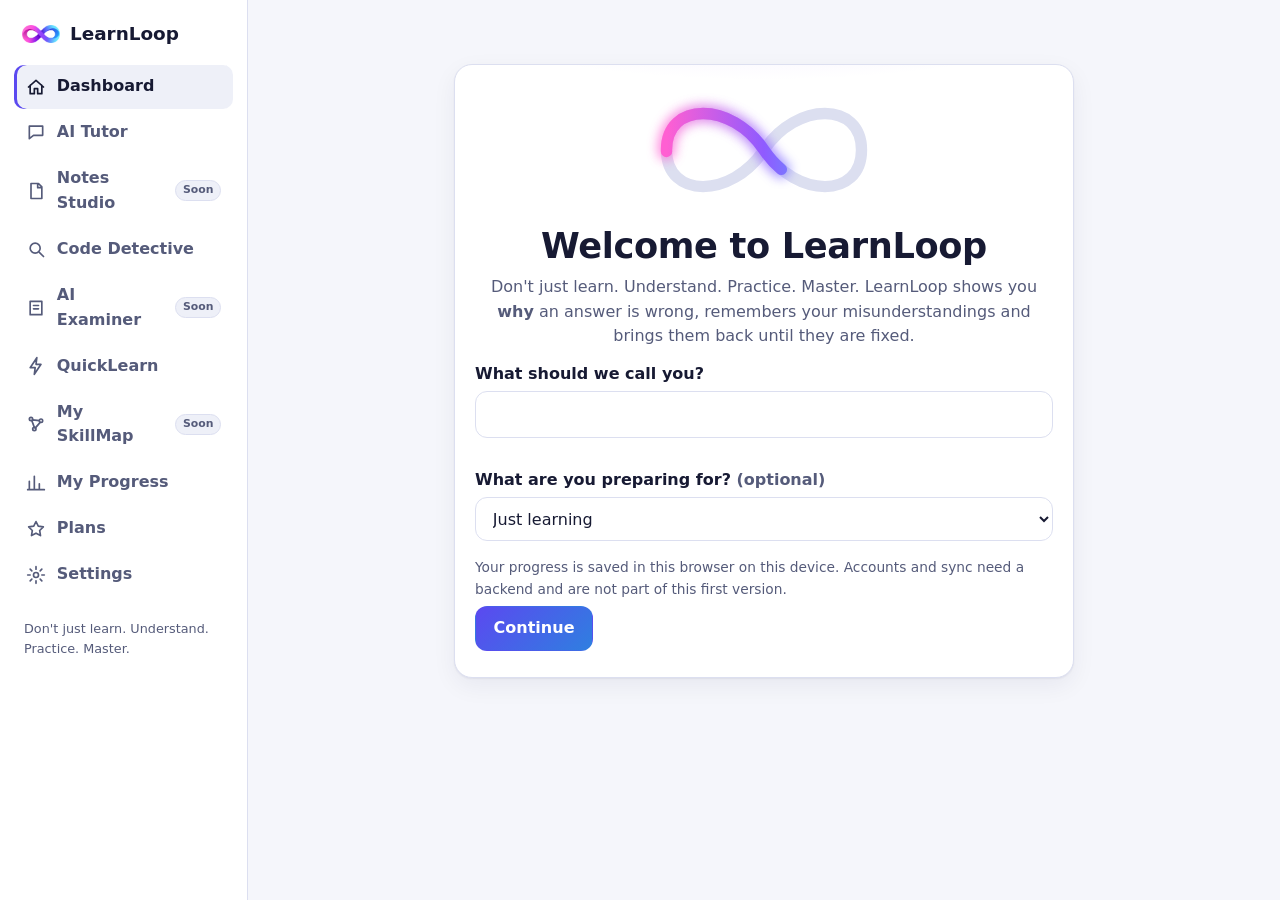
<file: index.html>
<!doctype html>
<html lang="en">
<head>
<meta charset="utf-8">

<meta name="viewport" content="width=device-width,initial-scale=1">
<title>LearnLoop – Don't just learn. Understand. Practice. Master.</title>
<meta name="description" content="LearnLoop helps CS and IT students understand why an answer is wrong, not just what the right one is. Python and SQL practice with explanations.">
<meta name="theme-color" content="#0e1330">
<link rel="icon" href="favicon.ico" sizes="any">
<link rel="icon" type="image/png" sizes="32x32" href="favicon-32.png">
<link rel="apple-touch-icon" href="apple-touch-icon.png">
<link rel="canonical" href="https://learnloop-jade-ten.vercel.app/">
<meta property="og:type" content="website"><meta property="og:site_name" content="LearnLoop">
<meta property="og:title" content="LearnLoop – Don't just learn. Understand. Practice. Master."><meta property="og:description" content="LearnLoop helps CS and IT students understand why an answer is wrong, not just what the right one is. Python and SQL practice with explanations.">
<meta property="og:url" content="https://learnloop-jade-ten.vercel.app/"><meta property="og:image" content="https://learnloop-jade-ten.vercel.app/og.png"><meta property="og:image:width" content="1200"><meta property="og:image:height" content="630">
<meta name="twitter:card" content="summary_large_image"><meta name="twitter:title" content="LearnLoop – Don't just learn. Understand. Practice. Master."><meta name="twitter:description" content="LearnLoop helps CS and IT students understand why an answer is wrong, not just what the right one is. Python and SQL practice with explanations."><meta name="twitter:image" content="https://learnloop-jade-ten.vercel.app/og.png">
<script type="application/ld+json">{"@context":"https://schema.org","@type":"WebApplication","name":"LearnLoop","url":"https://learnloop-jade-ten.vercel.app/","applicationCategory":"EducationalApplication","operatingSystem":"Any","description":"LearnLoop helps CS and IT students understand why an answer is wrong, not just what the right one is. Python and SQL practice with explanations.","offers":{"@type":"Offer","price":"0","priceCurrency":"INR"}}</script>
<link rel="stylesheet" href="styles.css">
</head>
<body>
<a class="skip" href="#main">Skip to content</a>
<div id="shell">
  <header id="topbar"><button id="menu" aria-label="Open menu" aria-expanded="false">☰</button><span class="brand"><i class="logo"></i>LearnLoop</span></header>
  <nav id="side" aria-label="Main"></nav>
  <div id="scrim"></div>
  <main id="main" tabindex="-1"></main>
</div>
<noscript><div style="padding:2rem"><h1>LearnLoop</h1><p>LearnLoop helps CS and IT students understand why an answer is wrong, not just what the right one is. It offers Python and SQL practice with explanations. Please turn on JavaScript to use it.</p></div></noscript>
<script src="content.js"></script>
<script src="sqlengine.js"></script>
<script src="store.js"></script>
<script src="runner.js"></script>
<script src="app.js"></script>
</body>
</html>
</file>
<file: styles.css>
:root{--bg:#f5f6fb;--panel:#fff;--panel2:#eef0f8;--ink:#171a33;--mute:#555b7a;--line:#dcdff0;--acc:#5b49f0;--acc2:#2f7fe0;--acc-ink:#fff;--ok:#0f7a4d;--okbg:#e2f6ec;--bad:#b3261e;--badbg:#fdebe9;--warn:#8a5a00;--warnbg:#fff3d6;--code:#f0f2fb;--k:#5b49f0;--s:#0b7a55;--n:#b05a00;--c:#7b809c;--b:#1c6fc9;--shadow:0 1px 2px rgba(20,24,60,.06),0 8px 24px rgba(20,24,60,.06)}
@media(prefers-color-scheme:dark){:root:not([data-theme="light"]){--bg:#0b0f26;--panel:#141a3b;--panel2:#1b2250;--ink:#eceefb;--mute:#a4a9cc;--line:#2a3267;--acc:#8f82ff;--acc2:#58a8ff;--acc-ink:#0b0f26;--ok:#5fdca0;--okbg:#10372a;--bad:#ff8f87;--badbg:#3d1a1d;--warn:#ffd27a;--warnbg:#3a2f12;--code:#0d1230;--k:#a79dff;--s:#6fe0ae;--n:#ffb35c;--c:#8087b3;--b:#7cc0ff;--shadow:0 1px 2px rgba(0,0,0,.3),0 8px 24px rgba(0,0,0,.25)}}
:root[data-theme="dark"]{--bg:#0b0f26;--panel:#141a3b;--panel2:#1b2250;--ink:#eceefb;--mute:#a4a9cc;--line:#2a3267;--acc:#8f82ff;--acc2:#58a8ff;--acc-ink:#0b0f26;--ok:#5fdca0;--okbg:#10372a;--bad:#ff8f87;--badbg:#3d1a1d;--warn:#ffd27a;--warnbg:#3a2f12;--code:#0d1230;--k:#a79dff;--s:#6fe0ae;--n:#ffb35c;--c:#8087b3;--b:#7cc0ff;--shadow:0 1px 2px rgba(0,0,0,.3),0 8px 24px rgba(0,0,0,.25)}
*{box-sizing:border-box}
html{-webkit-text-size-adjust:100%}
body{margin:0;background:var(--bg);color:var(--ink);font:16px/1.55 Inter,system-ui,-apple-system,"Segoe UI",Roboto,sans-serif}
h1,h2,h3{line-height:1.2;margin:0 0 .5rem;letter-spacing:-.01em}
h1{font-size:1.75rem}h2{font-size:1.2rem}h3{font-size:1rem}
p{margin:.4rem 0}
a{color:var(--acc)}
button,input,select,textarea{font:inherit;color:inherit}
:focus-visible{outline:3px solid var(--acc2);outline-offset:2px;border-radius:6px}
.skip{position:absolute;left:-999px;top:0;background:var(--acc);color:var(--acc-ink);padding:.5rem 1rem;z-index:99}.skip:focus{left:0}
#shell{display:grid;grid-template-columns:248px 1fr;min-height:100vh}
#topbar,#scrim{display:none}
#side{position:sticky;top:0;height:100vh;overflow:auto;padding:1.25rem .9rem;border-right:1px solid var(--line);background:var(--panel)}
.brand{display:flex;align-items:center;gap:.6rem;font-weight:800;font-size:1.15rem;padding:0 .5rem 1rem}
.logo{width:38px;height:22px;background:url(logo-mark.png) center/contain no-repeat;display:inline-block}
.nav a{display:flex;align-items:center;gap:.7rem;padding:.6rem .7rem;border-radius:10px;color:var(--mute);text-decoration:none;font-weight:600;margin-bottom:2px}
.nav a:hover{background:var(--panel2);color:var(--ink)}
.nav a[aria-current="page"]{background:var(--panel2);color:var(--ink);box-shadow:inset 3px 0 0 var(--acc)}
.nav .soon{margin-left:auto;font-size:.68rem;font-weight:700;background:var(--panel2);color:var(--mute);border:1px solid var(--line);padding:1px 7px;border-radius:99px}
.nav svg{width:20px;height:20px;flex:none}
.tag{font-size:.8rem;color:var(--mute);padding:1rem .6rem 0}
#main{padding:2rem clamp(1rem,3vw,2.5rem) 4rem;max-width:1100px;width:100%;outline:none}
.card{background:var(--panel);border:1px solid var(--line);border-radius:18px;padding:1.25rem;box-shadow:var(--shadow)}
.grid{display:grid;gap:1rem}.g2{grid-template-columns:repeat(2,1fr)}.g3{grid-template-columns:repeat(3,1fr)}
.row{display:flex;gap:.75rem;align-items:center;flex-wrap:wrap}.sp{justify-content:space-between}
.mute{color:var(--mute)}.small{font-size:.86rem}
.btn{display:inline-flex;align-items:center;justify-content:center;gap:.4rem;min-height:44px;padding:.55rem 1.1rem;border-radius:12px;border:1px solid var(--line);background:var(--panel);cursor:pointer;font-weight:700;text-decoration:none;color:var(--ink)}
.btn:hover{background:var(--panel2)}
.btn.pri{background:linear-gradient(135deg,var(--acc),var(--acc2));color:var(--acc-ink);border-color:transparent}.btn.pri:hover{filter:brightness(1.07)}
.btn:disabled{opacity:.5;cursor:not-allowed}
.btn.sm{min-height:36px;padding:.3rem .8rem;font-size:.9rem}
.pill{display:inline-block;padding:.15rem .65rem;border-radius:99px;font-size:.78rem;font-weight:700;border:1px solid var(--line);background:var(--panel2)}
.lv-none{color:var(--mute)}.lv-weak{background:var(--badbg);color:var(--bad);border-color:transparent}.lv-dev{background:var(--warnbg);color:var(--warn);border-color:transparent}.lv-solid{background:var(--okbg);color:var(--ok);border-color:transparent}
.hero h1{font-size:clamp(1.6rem,3.2vw,2.2rem)}
.stat{font-size:2rem;font-weight:800;line-height:1}
.bar{height:10px;border-radius:99px;background:var(--panel2);overflow:hidden}.bar>i{display:block;height:100%;background:linear-gradient(90deg,var(--acc),var(--acc2));border-radius:99px;transition:width .5s}
.empty{border:2px dashed var(--line);border-radius:16px;padding:1.5rem;text-align:center;color:var(--mute)}
.list{list-style:none;margin:0;padding:0}.list li{padding:.65rem 0;border-top:1px solid var(--line);display:flex;gap:.75rem;align-items:center;justify-content:space-between;flex-wrap:wrap}.list li:first-child{border-top:0}
.notice{border-radius:14px;padding:.8rem 1rem;background:var(--warnbg);color:var(--warn);border:1px solid transparent;font-size:.92rem}
.notice.info{background:var(--panel2);color:var(--ink);border-color:var(--line)}
.label-setup{font-size:.72rem;font-weight:800;text-transform:uppercase;letter-spacing:.05em;background:var(--warnbg);color:var(--warn);padding:2px 8px;border-radius:6px}
.code,.ed-hl,.ed-in{font:14px/1.6 ui-monospace,SFMono-Regular,Menlo,Consolas,monospace;tab-size:4}
pre.code{background:var(--code);border:1px solid var(--line);border-radius:12px;padding:.9rem 1rem;overflow:auto;margin:.6rem 0;white-space:pre}
.k{color:var(--k);font-weight:600}.s{color:var(--s)}.n{color:var(--n)}.c{color:var(--c);font-style:italic}.b{color:var(--b)}.f{color:var(--b);font-weight:600}
.tabs{display:flex;gap:.4rem;flex-wrap:wrap;margin:.5rem 0 1rem}
.tab{padding:.45rem .9rem;border-radius:99px;border:1px solid var(--line);background:var(--panel);cursor:pointer;font-weight:600;min-height:40px}
.tab[aria-pressed="true"],.tab[aria-selected="true"]{background:var(--acc);color:var(--acc-ink);border-color:transparent}
.tab:disabled{opacity:.55;cursor:not-allowed}
.opts{display:grid;gap:.6rem;margin:.8rem 0}
.opt{text-align:left;padding:.75rem 1rem;border-radius:12px;border:1.5px solid var(--line);background:var(--panel);cursor:pointer;min-height:48px}
.opt:hover:not(:disabled){border-color:var(--acc)}
.opt:disabled{cursor:default}
.opt.right{border-color:var(--ok);background:var(--okbg)}.opt.wrong{border-color:var(--bad);background:var(--badbg)}
.fb>div{border-radius:14px;padding:.9rem 1rem;margin-top:.5rem}
.fb-ok{background:var(--okbg);border:1px solid var(--ok)}.fb-bad{background:var(--badbg);border:1px solid var(--bad)}
.mis{font-weight:700}
.lesson{font-size:1.05rem;max-width:68ch}
.ed{position:relative;border:1px solid var(--line);border-radius:12px;background:var(--code);overflow:hidden}
.ed-hl,.ed-in{margin:0;padding:.9rem 1rem;white-space:pre;overflow:auto;width:100%;min-height:150px;border:0;display:block}
.ed-hl{position:absolute;inset:0;pointer-events:none;overflow:hidden}
.ed-in{position:relative;background:transparent;color:transparent;caret-color:var(--ink);resize:vertical;outline:none;-webkit-text-fill-color:transparent}
.ed:focus-within{outline:3px solid var(--acc2)}
.out{background:var(--code);border:1px solid var(--line);border-radius:12px;padding:.7rem 1rem;margin-top:.6rem;font:14px/1.5 ui-monospace,Menlo,Consolas,monospace;white-space:pre-wrap;min-height:2.6rem}
table.t{border-collapse:collapse;font-size:.88rem;margin:.4rem 0}.t th,.t td{border:1px solid var(--line);padding:.25rem .6rem;text-align:left}.t th{background:var(--panel2)}
.tests li{font-family:ui-monospace,Menlo,monospace;font-size:.85rem}
.pass{color:var(--ok);font-weight:700}.fail{color:var(--bad);font-weight:700}
.gap{border-left:4px solid var(--warn);padding:.4rem .8rem;margin:.4rem 0;background:var(--panel2);border-radius:0 10px 10px 0}
input[type=text],select,textarea.fld{width:100%;padding:.65rem .8rem;border-radius:12px;border:1.5px solid var(--line);background:var(--panel);min-height:44px}
label{font-weight:700;display:block;margin:.8rem 0 .25rem}
.err{color:var(--bad);font-size:.9rem;min-height:1.2em}
.disabled-box{opacity:.65}
.steps{display:flex;gap:4px;margin:.4rem 0 1rem}.steps i{flex:1;height:6px;border-radius:9px;background:var(--panel2)}.steps i.done{background:var(--acc)}.steps i.cur{background:var(--acc2)}
.mapbar{display:grid;grid-template-columns:150px 1fr auto;gap:.7rem;align-items:center;padding:.4rem 0}
@media(max-width:860px){
 #shell{grid-template-columns:1fr}
 #topbar{display:flex;align-items:center;gap:.5rem;position:sticky;top:0;z-index:20;background:var(--panel);border-bottom:1px solid var(--line);padding:.4rem .8rem}
 #topbar .brand{padding:0}
 #menu{min-width:44px;min-height:44px;border:1px solid var(--line);background:var(--panel);border-radius:10px;font-size:1.2rem;cursor:pointer}
 #side{position:fixed;z-index:30;left:0;top:0;bottom:0;width:272px;transform:translateX(-105%);transition:transform .2s;box-shadow:var(--shadow)}
 body.nav-open #side{transform:none}
 #scrim{display:none}body.nav-open #scrim{display:block;position:fixed;inset:0;background:rgba(0,0,0,.45);z-index:25}
 .g2,.g3{grid-template-columns:1fr}
 .mapbar{grid-template-columns:1fr auto}.mapbar .bar{grid-column:1/-1}
 #main{padding-top:1.2rem}
}
@media(prefers-reduced-motion:reduce){*{transition:none!important;animation:none!important}}
@keyframes rise{from{opacity:0;transform:translateY(6px)}to{opacity:1;transform:none}}
#main>*{animation:rise .25s ease both}

.meter{margin-top:.6rem;padding:.5rem .8rem;border-radius:12px;background:var(--panel2);font-size:.88rem}
.gate{text-align:center;padding:1.5rem 1rem}.gate h2{margin-bottom:.4rem}
.plans .card.best{border-color:var(--acc);box-shadow:0 0 0 2px var(--acc) inset}
.plans ul{padding-left:1.2rem}.plans li{margin:.25rem 0}

/* ---- loop animation (home / onboarding) ---- */
.loopmark{display:block;overflow:visible}
.loopmark.big{width:min(260px,70%);margin:0 auto .6rem}
.loopmark.small{width:92px;flex:none}
.lm-track{fill:none;stroke:var(--line);stroke-width:7;stroke-linecap:round}
.lm-run,.lm-glow{fill:none;stroke:url(#lg);stroke-width:7;stroke-linecap:round;stroke-dasharray:30 70;animation:orbit 3.2s linear infinite}
.lm-glow{stroke-width:11;opacity:.7}
@keyframes orbit{to{stroke-dashoffset:-100}}
.hero.intro{text-align:center;position:relative;overflow:hidden}
.hero.intro:before{content:"";position:absolute;inset:-40% -20% auto;height:260px;background:radial-gradient(closest-side,rgba(143,91,255,.22),transparent);animation:drift 7s ease-in-out infinite alternate;pointer-events:none}
.hero.intro>*{position:relative}.hero.intro form{text-align:left}
@keyframes drift{to{transform:translateX(18%) scale(1.15)}}
.stagger>*{animation:rise .5s cubic-bezier(.2,.7,.2,1) both}
.stagger>*:nth-child(1){animation-delay:.05s}.stagger>*:nth-child(2){animation-delay:.12s}.stagger>*:nth-child(3){animation-delay:.19s}.stagger>*:nth-child(4){animation-delay:.26s}.stagger>*:nth-child(5){animation-delay:.33s}.stagger>*:nth-child(6){animation-delay:.4s}
.card{transition:transform .2s,box-shadow .2s}
a.card:hover,.stagger>.card:hover{transform:translateY(-3px)}
.bar>i{transform-origin:left;animation:grow .9s cubic-bezier(.2,.7,.2,1) both .2s}
@keyframes grow{from{transform:scaleX(0)}}
@media(prefers-reduced-motion:reduce){.lm-run,.lm-glow{animation:none;stroke-dasharray:none}.hero.intro:before{animation:none}.card:hover{transform:none!important}}

/* ---- streak calendar ---- */
.cal{display:grid;grid-template-columns:repeat(7,1fr);gap:4px;margin-top:.7rem;max-width:380px}
.cal-h{font-size:.72rem;font-weight:700;color:var(--mute);text-align:center}
.cal-d{aspect-ratio:1;display:flex;align-items:center;justify-content:center;border-radius:10px;font-size:.88rem;background:var(--panel2);color:var(--mute);border:2px solid transparent}
.cal-d.on{background:linear-gradient(135deg,var(--acc),var(--acc2));color:var(--acc-ink);font-weight:800}
.cal-d.today{border-color:var(--ink);font-weight:800;color:var(--ink)}
.cal-d.on.today{color:var(--acc-ink);box-shadow:0 0 0 2px var(--panel) inset}
.cal-d.future{opacity:.45}
.cal-key{display:inline-block;width:.8rem;height:.8rem;border-radius:4px;vertical-align:-1px;background:var(--panel2);border:2px solid transparent}
.cal-key.on{background:linear-gradient(135deg,var(--acc),var(--acc2))}.cal-key.today{border-color:var(--ink)}
.cal-title{min-width:9.5rem;text-align:center}
</file>
